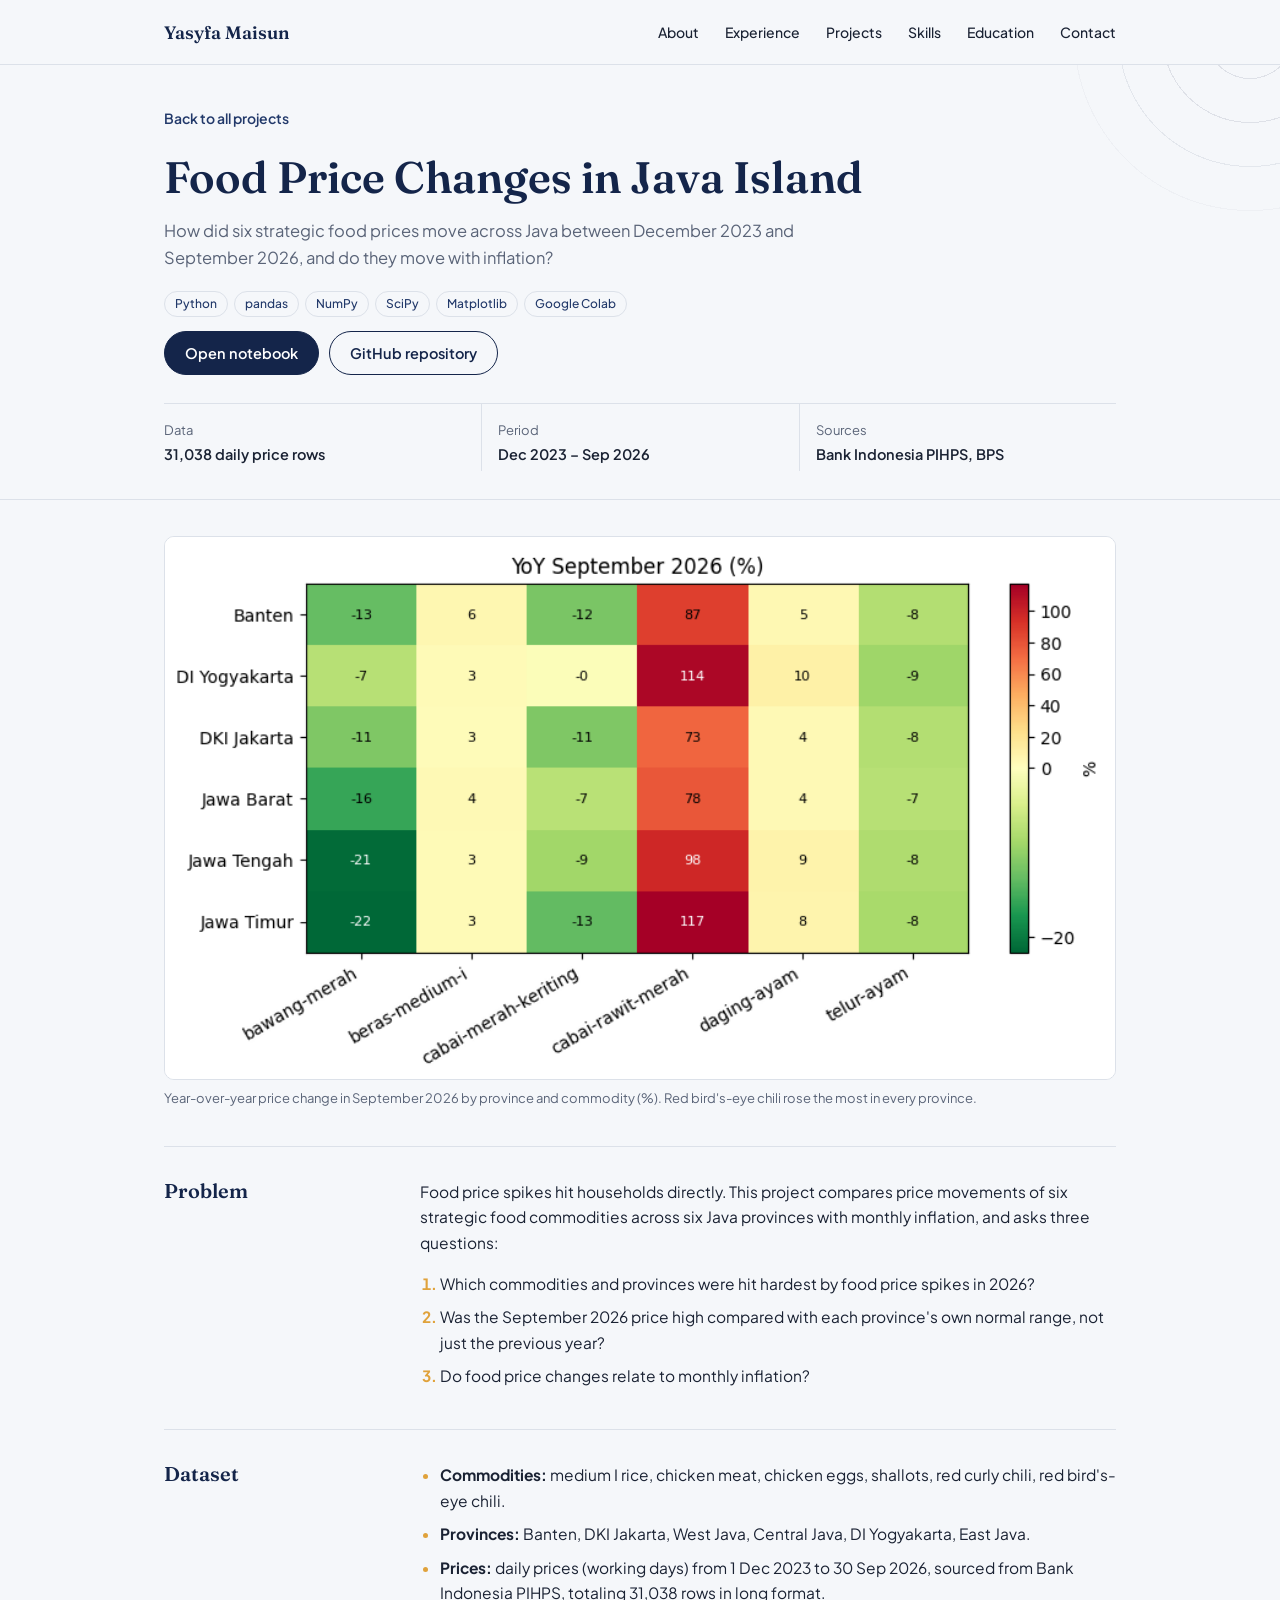
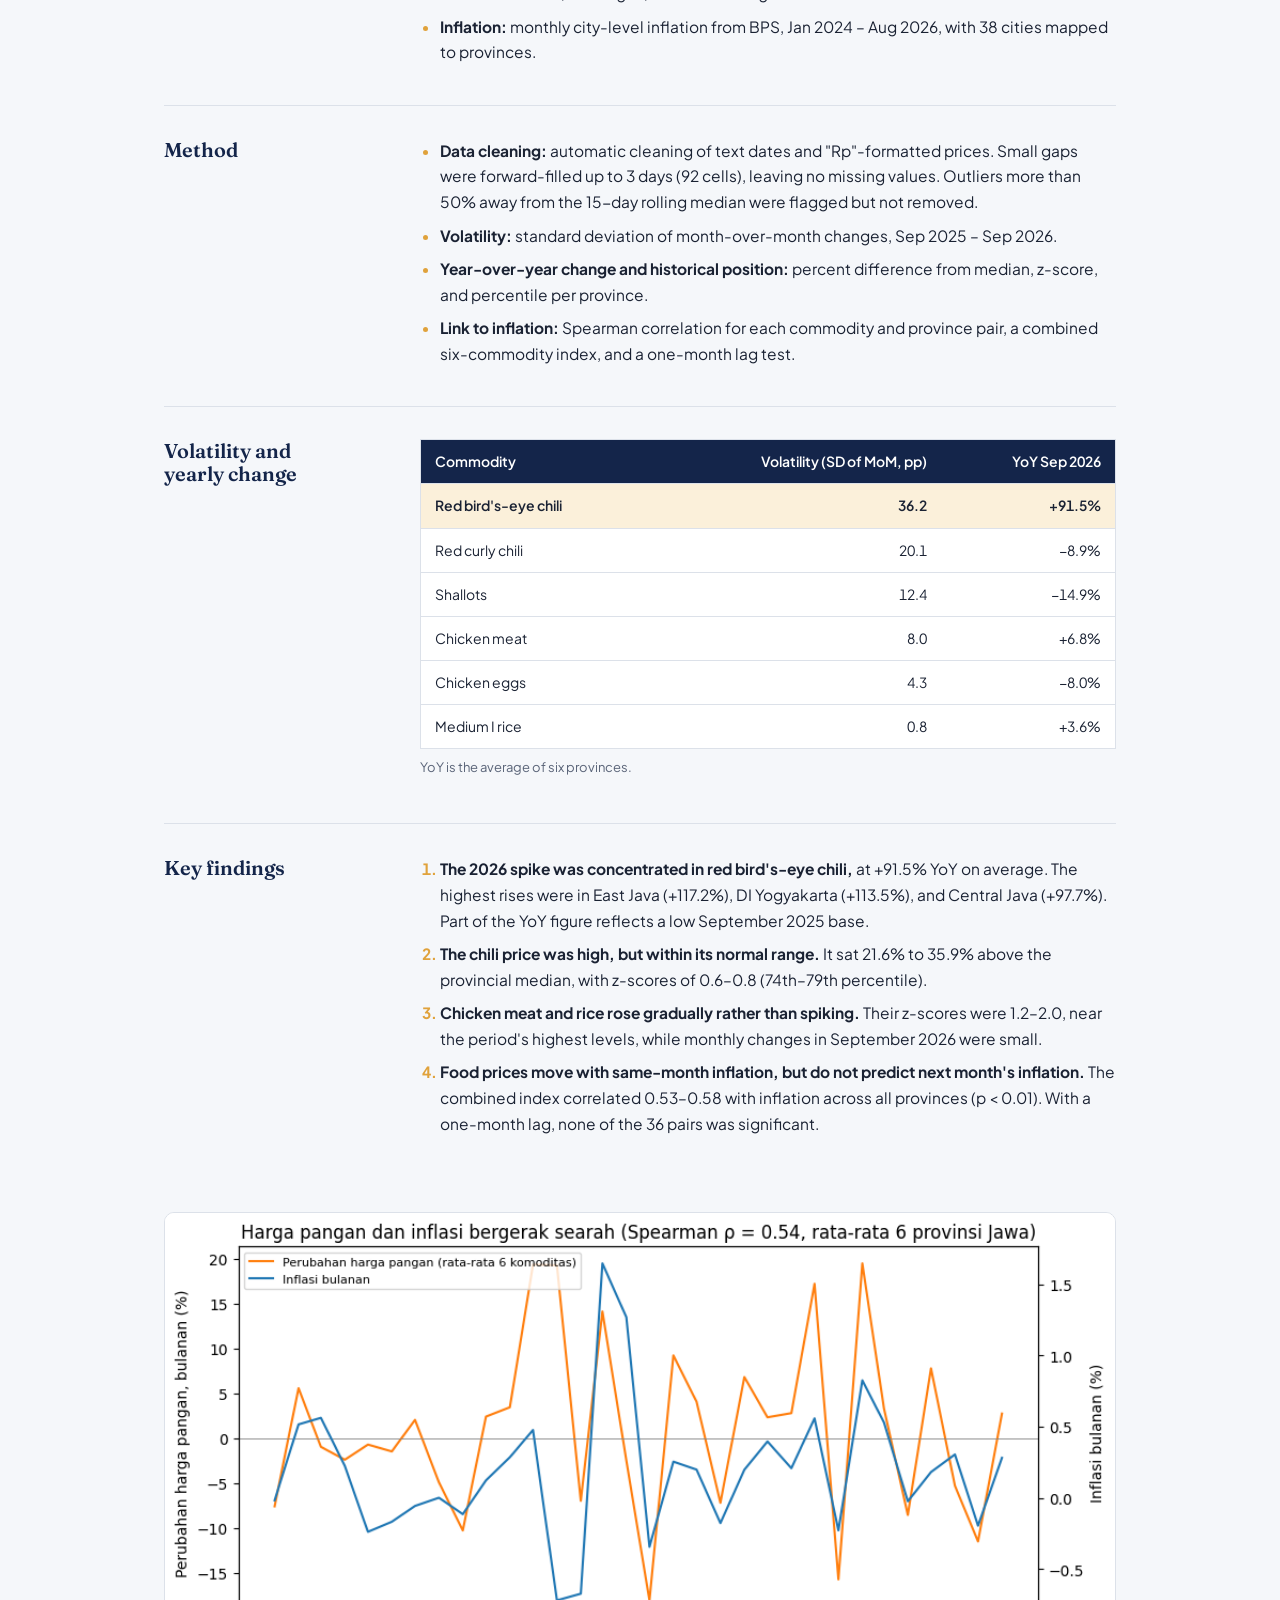
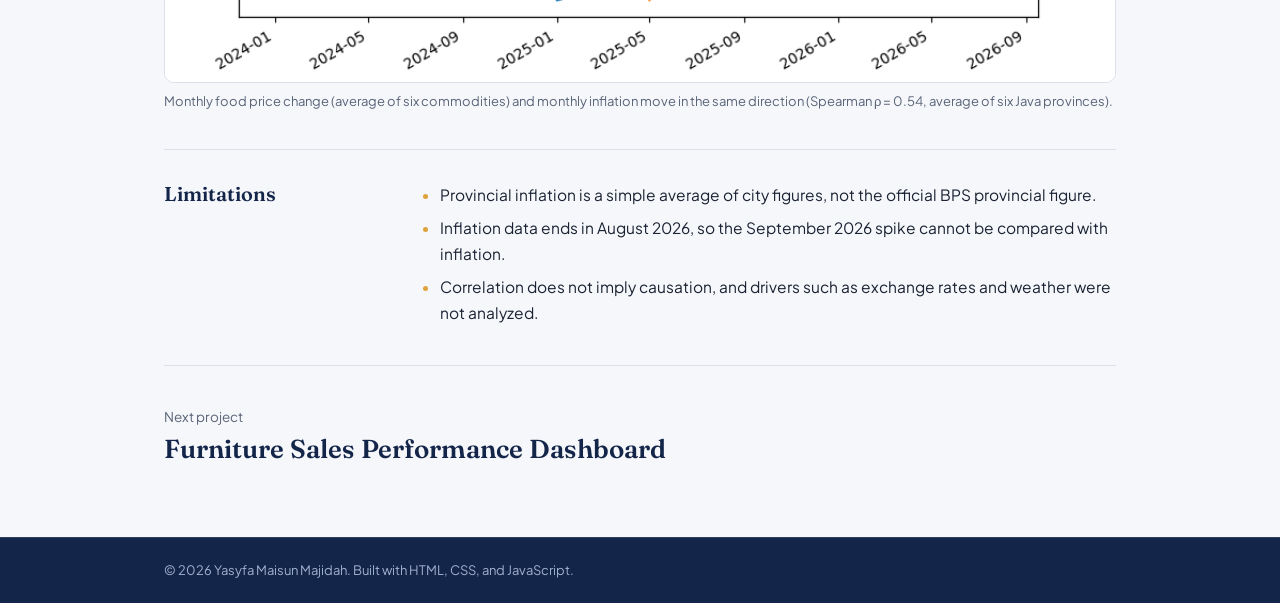
<file: projects/harga-pangan.html>
<!DOCTYPE html>
<html lang="en">
<head>
  <!-- Halaman detail proyek. File ini ada di folder projects/,
       jadi alamat file lain diawali "../" (artinya: naik satu folder).
       Contoh: ../style.css = file style.css di folder utama. -->
  <meta charset="UTF-8">
  <meta name="viewport" content="width=device-width, initial-scale=1.0">
  <title>Food Price Changes in Java Island | Yasyfa Maisun Majidah</title>
  <meta name="description" content="Analysis of six food commodity prices across six Java provinces (Dec 2023 – Sep 2026) and their relationship with monthly inflation.">
  <!-- Ikon kecil di tab browser (favicon) dan di layar utama HP (apple-touch-icon) -->
  <link rel="icon" href="../assets/favicon.svg" type="image/svg+xml">
  <link rel="icon" href="../assets/favicon-32.png" sizes="32x32" type="image/png">
  <link rel="apple-touch-icon" href="../assets/apple-touch-icon.png">

  <!-- Kartu pratinjau saat link dibagikan di LinkedIn / WhatsApp (Open Graph).
       Alamat gambar & halaman harus lengkap (diawali https://) agar bisa dibaca aplikasi lain. -->
  <meta property="og:type" content="website">
  <meta property="og:title" content="Food Price Changes in Java Island | Yasyfa Maisun Majidah">
  <meta property="og:description" content="Statistical analysis of six food commodity prices across six Java provinces and their link with monthly inflation.">
  <meta property="og:url" content="https://yasyfa-maisun.github.io/projects/harga-pangan.html">
  <meta property="og:image" content="https://yasyfa-maisun.github.io/assets/photo.jpg">
  <meta property="og:image:alt" content="Portrait of Yasyfa Maisun Majidah">
  <meta name="twitter:card" content="summary">

  <link rel="preconnect" href="https://fonts.googleapis.com">
  <link rel="preconnect" href="https://fonts.gstatic.com" crossorigin>
  <link href="https://fonts.googleapis.com/css2?family=Fraunces:opsz,wght@9..144,500;9..144,600&family=Plus+Jakarta+Sans:wght@400;500;600;700&display=swap" rel="stylesheet">
  <link rel="stylesheet" href="../style.css">
</head>
<body>

  <header class="nav">
    <div class="wrap">
      <a class="brand" href="../index.html">Yasyfa Maisun</a>
      <button class="nav-toggle" aria-label="Open menu" aria-expanded="false" aria-controls="menu">
        <span></span><span></span><span></span>
      </button>
      <ul class="nav-links" id="menu">
        <li><a href="../index.html#about">About</a></li>
        <li><a href="../index.html#experience">Experience</a></li>
        <li><a href="../index.html#projects">Projects</a></li>
        <li><a href="../index.html#skills">Skills</a></li>
        <li><a href="../index.html#education">Education</a></li>
        <li><a href="../index.html#contact">Contact</a></li>
      </ul>
    </div>
  </header>

  <!-- ===== BAGIAN ATAS: link kembali, judul, ringkasan, label tools, tombol, 3 info singkat ===== -->
  <div class="detail-top">
    <span class="deco deco-circles" aria-hidden="true"></span>
    <div class="wrap">
    <section class="detail-hero">
      <a class="back" href="../index.html#projects">Back to all projects</a>
      <h1>Food Price Changes in Java Island</h1>
      <p class="lead">How did six strategic food prices move across Java between December 2023 and September 2026, and do they move with inflation?</p>
      <ul class="tags"><li>Python</li><li>pandas</li><li>NumPy</li><li>SciPy</li><li>Matplotlib</li><li>Google Colab</li></ul>
      <div class="btn-row">
        <a class="btn btn-primary" href="https://colab.research.google.com/drive/19QE4zUCXKTi_YnwAH7DSXmxFO-MZnDaU?usp=sharing" target="_blank" rel="noopener">Open notebook</a>
        <a class="btn btn-ghost" href="https://github.com/yasyfa-maisun/analisis-harga-pangan" target="_blank" rel="noopener">GitHub repository</a>
      </div>
      <dl class="facts">
        <div><dt>Data</dt><dd>31,038 daily price rows</dd></div>
        <div><dt>Period</dt><dd>Dec 2023 – Sep 2026</dd></div>
        <div><dt>Sources</dt><dd>Bank Indonesia PIHPS, BPS</dd></div>
      </dl>
    </section>
    </div>
  </div>

  <!-- ===== ISI CERITA PROYEK =====
       <figure> = screenshot besar.  <section class="body-grid"> = judul kecil di kiri, isi di kanan.
       <iframe> = menampilkan dashboard/video asli di dalam halaman. -->
  <main class="wrap">

    <!-- GRAFIK 1: heatmap perubahan harga tahunan (file: assets/pangan-chart-1.png)
         style="min-height:0; background:#fff" = kotak mengikuti tinggi gambar dan berlatar putih,
         supaya tidak ada sisa warna navy di sekitar grafik -->
    <figure class="figure">
      <div class="shot" style="min-height:0;background:#fff" data-label="Heatmap of year-over-year price change">
        <img src="../assets/pangan-chart-1.png" alt="Heatmap of year-over-year food price change in September 2026 by province and commodity">
      </div>
      <figcaption>Year-over-year price change in September 2026 by province and commodity (%). Red bird's-eye chili rose the most in every province.</figcaption>
    </figure>

    <section class="body-grid">
      <h2>Problem</h2>
      <div>
        <p>Food price spikes hit households directly. This project compares price movements of six strategic food commodities across six Java provinces with monthly inflation, and asks three questions:</p>
        <ol>
          <li>Which commodities and provinces were hit hardest by food price spikes in 2026?</li>
          <li>Was the September 2026 price high compared with each province's own normal range, not just the previous year?</li>
          <li>Do food price changes relate to monthly inflation?</li>
        </ol>
      </div>
    </section>

    <section class="body-grid">
      <h2>Dataset</h2>
      <ul>
        <li><strong>Commodities:</strong> medium I rice, chicken meat, chicken eggs, shallots, red curly chili, red bird's-eye chili.</li>
        <li><strong>Provinces:</strong> Banten, DKI Jakarta, West Java, Central Java, DI Yogyakarta, East Java.</li>
        <li><strong>Prices:</strong> daily prices (working days) from 1 Dec 2023 to 30 Sep 2026, sourced from Bank Indonesia PIHPS, totaling 31,038 rows in long format.</li>
        <li><strong>Inflation:</strong> monthly city-level inflation from BPS, Jan 2024 – Aug 2026, with 38 cities mapped to provinces.</li>
      </ul>
    </section>

    <section class="body-grid">
      <h2>Method</h2>
      <ul>
        <li><strong>Data cleaning:</strong> automatic cleaning of text dates and "Rp"-formatted prices. Small gaps were forward-filled up to 3 days (92 cells), leaving no missing values. Outliers more than 50% away from the 15-day rolling median were flagged but not removed.</li>
        <li><strong>Volatility:</strong> standard deviation of month-over-month changes, Sep 2025 – Sep 2026.</li>
        <li><strong>Year-over-year change and historical position:</strong> percent difference from median, z-score, and percentile per province.</li>
        <li><strong>Link to inflation:</strong> Spearman correlation for each commodity and province pair, a combined six-commodity index, and a one-month lag test.</li>
      </ul>
    </section>

    <section class="body-grid">
      <h2>Volatility and yearly change</h2>
      <div class="table-wrap">
        <table>
          <thead>
            <tr><th>Commodity</th><th class="num">Volatility (SD of MoM, pp)</th><th class="num">YoY Sep 2026</th></tr>
          </thead>
          <tbody>
            <tr class="hl"><td>Red bird's-eye chili</td><td class="num">36.2</td><td class="num">+91.5%</td></tr>
            <tr><td>Red curly chili</td><td class="num">20.1</td><td class="num">−8.9%</td></tr>
            <tr><td>Shallots</td><td class="num">12.4</td><td class="num">−14.9%</td></tr>
            <tr><td>Chicken meat</td><td class="num">8.0</td><td class="num">+6.8%</td></tr>
            <tr><td>Chicken eggs</td><td class="num">4.3</td><td class="num">−8.0%</td></tr>
            <tr><td>Medium I rice</td><td class="num">0.8</td><td class="num">+3.6%</td></tr>
          </tbody>
        </table>
        <p class="small-note">YoY is the average of six provinces.</p>
      </div>
    </section>

    <section class="body-grid">
      <h2>Key findings</h2>
      <ol>
        <li><strong>The 2026 spike was concentrated in red bird's-eye chili,</strong> at +91.5% YoY on average. The highest rises were in East Java (+117.2%), DI Yogyakarta (+113.5%), and Central Java (+97.7%). Part of the YoY figure reflects a low September 2025 base.</li>
        <li><strong>The chili price was high, but within its normal range.</strong> It sat 21.6% to 35.9% above the provincial median, with z-scores of 0.6–0.8 (74th–79th percentile).</li>
        <li><strong>Chicken meat and rice rose gradually rather than spiking.</strong> Their z-scores were 1.2–2.0, near the period's highest levels, while monthly changes in September 2026 were small.</li>
        <li><strong>Food prices move with same-month inflation, but do not predict next month's inflation.</strong> The combined index correlated 0.53–0.58 with inflation across all provinces (p &lt; 0.01). With a one-month lag, none of the 36 pairs was significant.</li>
      </ol>
    </section>

    <!-- GRAFIK 2: hubungan harga pangan dengan inflasi (file: assets/pangan-chart-2.png) -->
    <figure class="figure">
      <div class="shot" style="min-height:0;background:#fff" data-label="Chart of food prices and inflation">
        <img src="../assets/pangan-chart-2.png" alt="Line chart comparing monthly food price change with monthly inflation, 2024 to 2026">
      </div>
      <figcaption>Monthly food price change (average of six commodities) and monthly inflation move in the same direction (Spearman ρ = 0.54, average of six Java provinces).</figcaption>
    </figure>

    <section class="body-grid">
      <h2>Limitations</h2>
      <ul>
        <li>Provincial inflation is a simple average of city figures, not the official BPS provincial figure.</li>
        <li>Inflation data ends in August 2026, so the September 2026 spike cannot be compared with inflation.</li>
        <li>Correlation does not imply causation, and drivers such as exchange rates and weather were not analyzed.</li>
      </ul>
    </section>

    <section class="next">
      <span>Next project</span>
      <a href="furniture.html">Furniture Sales Performance Dashboard</a>
    </section>
  </main>

  <footer class="footer">
    <div class="wrap">© <span id="year">2026</span> Yasyfa Maisun Majidah. Built with HTML, CSS, and JavaScript.</div>
  </footer>
  <script src="../script.js"></script>
</body>
</html>
</file>
<file: style.css>
/* =========================================================
   style.css — Tampilan seluruh website (dipakai semua halaman)
   VOICE   : tenang, rapi, profesional
   IDEA    : buku catatan analis — lingkaran & garis grafik tipis sebagai motif
   COLOUR  : navy (utama), putih kebiruan (latar), amber (aksen tunggal)
   TYPE    : Fraunces (judul) + Plus Jakarta Sans (isi)
   LAYOUT  : rata kiri, lebar maksimal 1080px, satu kolom di HP
   ========================================================= */

/* ---------- 1. Variabel warna & ukuran (ubah di sini untuk ganti tema) ---------- */
:root {
  --paper: #F5F7FA;      /* latar utama */
  --white: #FFFFFF;
  --navy: #14254A;       /* warna utama */
  --navy-2: #22396A;
  --ink: #1A2233;        /* teks utama */
  --muted: #5A6478;      /* teks sekunder */
  --line: #DCE1E9;       /* garis tipis */
  --amber: #E0A23B;      /* aksen */
  --amber-soft: #FBF0DA;
  --radius: 12px;
  --max: 1080px;
  --serif: "Fraunces", Georgia, serif;
  --sans: "Plus Jakarta Sans", "Segoe UI", Arial, sans-serif;
}

/* ---------- 2. Dasar ---------- */
* { box-sizing: border-box; min-width: 0; }
html { scroll-behavior: smooth; scroll-padding-top: 76px; }
body {
  margin: 0;
  background: var(--paper);
  color: var(--ink);
  font: 15.5px/1.65 var(--sans);
  overflow-x: clip;
}
img { max-width: 100%; display: block; }
a { color: var(--navy-2); }
a:focus-visible, button:focus-visible { outline: 3px solid var(--amber); outline-offset: 3px; border-radius: 6px; }
h1, h2, h3 { font-family: var(--serif); color: var(--navy); line-height: 1.15; font-weight: 600; margin: 0; text-wrap: balance; }
h2 { font-size: clamp(26px, 3vw, 34px); }
h3 { font-size: 19px; }
p { margin: 0 0 1em; }
.wrap { position: relative; max-width: var(--max); margin: 0 auto; padding: 0 max(5vw, 20px); }
.section { position: relative; padding: clamp(56px, 8vw, 96px) 0; }
.section-head { margin-bottom: 32px; max-width: 600px; }
.section-head p { color: var(--muted); margin-top: 10px; }

/* ---------- 3. Motif latar abstrak (lingkaran & garis) ---------- */
.deco { position: absolute; pointer-events: none; z-index: 0; }
.deco-circles {
  width: 560px; height: 560px; border-radius: 50%;
  /* lingkaran-lingkaran tipis yang memudar ke luar */
  background: repeating-radial-gradient(circle, transparent 0 43px, rgba(20, 37, 74, .10) 43px 44px);
  -webkit-mask-image: radial-gradient(circle, #000 35%, transparent 70%);
          mask-image: radial-gradient(circle, #000 35%, transparent 70%);
}
.deco-lines {
  width: 320px; height: 220px;
  background: repeating-linear-gradient(135deg, rgba(20, 37, 74, .09) 0 1px, transparent 1px 14px);
  -webkit-mask-image: radial-gradient(closest-side, #000, transparent);
          mask-image: radial-gradient(closest-side, #000, transparent);
}
.deco-dot { width: 14px; height: 14px; border-radius: 50%; background: var(--amber); }
.hero > .wrap, .section > .wrap { z-index: 1; }

/* ---------- 4. Tombol & link ---------- */
.btn {
  display: inline-flex; align-items: center; gap: 8px;
  min-height: 44px; padding: 0 20px;
  border-radius: 999px; border: 1.5px solid var(--navy);
  font: 600 14.5px var(--sans); text-decoration: none;
  transition: background .2s, color .2s;
}
.btn-primary { background: var(--navy); color: var(--white); }
.btn-primary:hover { background: var(--navy-2); }
.btn-ghost { background: transparent; color: var(--navy); }
.btn-ghost:hover { background: var(--navy); color: var(--white); }
.btn-row { display: flex; flex-wrap: wrap; gap: 10px; }
.text-link { font-weight: 600; font-size: 14.5px; text-decoration: underline; text-decoration-color: var(--amber); text-decoration-thickness: 2px; text-underline-offset: 5px; }
.text-link:hover { color: var(--navy); }

/* ---------- 5. Navigasi atas ---------- */
.nav {
  position: sticky; top: 0; z-index: 50;
  background: rgba(245, 247, 250, .92);
  backdrop-filter: blur(8px);
  border-bottom: 1px solid var(--line);
}
.nav .wrap { display: flex; align-items: center; justify-content: space-between; height: 64px; }
.brand { font: 600 18px var(--serif); color: var(--navy); text-decoration: none; }
.nav-links { display: flex; gap: 26px; list-style: none; margin: 0; padding: 0; }
.nav-links a { color: var(--ink); text-decoration: none; font-weight: 500; font-size: 14px; }
.nav-links a:hover { color: var(--navy-2); text-decoration: underline; text-decoration-color: var(--amber); text-underline-offset: 6px; }
.nav-toggle { display: none; background: none; border: 0; width: 44px; height: 44px; cursor: pointer; }
.nav-toggle span { display: block; width: 22px; height: 2px; background: var(--navy); margin: 5px auto; transition: transform .2s, opacity .2s; }

/* ---------- 6. Hero ---------- */
.hero { position: relative; overflow: hidden; padding: clamp(48px, 7vw, 88px) 0 0; }
.hero .deco-circles { top: -260px; right: -200px; }
.hero .deco-lines { bottom: 40px; left: -60px; }
.hero-grid { display: grid; grid-template-columns: minmax(0, 1.5fr) minmax(0, 1fr); gap: clamp(32px, 6vw, 72px); align-items: center; }
.hero h1 { font-size: clamp(36px, 4.8vw, 54px); line-height: 1.05; letter-spacing: -0.01em; }
.hero .role { font: 600 16px var(--sans); color: var(--navy-2); margin: 16px 0 16px; display: flex; align-items: center; gap: 12px; }
.hero .role::before { content: ""; width: 32px; height: 2px; background: var(--amber); border-radius: 2px; }
.hero .intro { font-size: 16.5px; color: var(--muted); max-width: 33em; margin-bottom: 28px; }

/* Panel foto dengan grafik garis */
.portrait {
  position: relative; aspect-ratio: 4 / 5; max-width: 340px; margin-left: auto; width: 100%;
  background: var(--navy); border-radius: 20px; overflow: hidden;
  box-shadow: 0 24px 48px -24px rgba(20, 37, 74, .45);
}
.portrait .grid-bg { position: absolute; inset: 0; width: 100%; height: 100%; }
.portrait img {
  position: absolute; inset: 8% 10% 0; width: 80%; height: 92%;
  object-fit: cover; object-position: top; border-radius: 14px 14px 0 0;
}
.portrait .monogram {
  position: absolute; inset: 0; display: grid; place-items: center;
  font: 600 80px var(--serif); color: rgba(255,255,255,.9);
}
.portrait.has-photo .monogram { display: none; }
.portrait .chart-line { position: absolute; inset: 0; width: 100%; height: 100%; pointer-events: none; }

/* Baris angka */
.stats {
  position: relative; display: grid; grid-template-columns: repeat(3, minmax(0, 1fr));
  margin-top: clamp(40px, 6vw, 64px);
  border-top: 1px solid var(--line); border-bottom: 1px solid var(--line);
}
.stat { padding: 22px 20px 22px 0; }
.stat + .stat { padding-left: 20px; border-left: 1px solid var(--line); }
.stat strong { display: block; font: 600 clamp(26px, 3.2vw, 34px)/1 var(--serif); color: var(--navy); }
.stat span { display: block; color: var(--muted); font-size: 13.5px; margin-top: 8px; }

/* Animasi masuk hero (satu kali saja) */
@media (prefers-reduced-motion: no-preference) {
  .hero-text > * { animation: rise .7s ease both; }
  .hero-text > *:nth-child(2) { animation-delay: .08s; }
  .hero-text > *:nth-child(3) { animation-delay: .16s; }
  .hero-text > *:nth-child(4) { animation-delay: .24s; }
  .chart-line path { stroke-dasharray: 900; stroke-dashoffset: 900; animation: draw 1.8s .3s ease forwards; }
}
@keyframes rise { from { opacity: 0; transform: translateY(12px); } to { opacity: 1; transform: none; } }
@keyframes draw { to { stroke-dashoffset: 0; } }

/* ---------- 7. About ---------- */
.split { display: grid; grid-template-columns: minmax(0, 1fr) minmax(0, 2fr); gap: clamp(24px, 6vw, 72px); }
.about-text p { font-size: 16px; }

/* ---------- 8. Experience (timeline) ---------- */
.timeline { list-style: none; margin: 0; padding: 0; }
.job { display: grid; grid-template-columns: 180px minmax(0, 1fr); gap: 28px; padding: 26px 0; border-top: 1px solid var(--line); }
.job:last-child { border-bottom: 1px solid var(--line); }
.job .when { color: var(--muted); font-size: 14px; font-weight: 500; }
.now { display: inline-block; margin-top: 8px; background: var(--amber-soft); color: #8A5A0B; font-size: 12px; font-weight: 600; padding: 2px 10px; border-radius: 999px; }
.job h3 { margin-bottom: 2px; }
.job .org { color: var(--navy-2); font-weight: 600; font-size: 14.5px; margin-bottom: 10px; }
.job ul { margin: 0; padding-left: 18px; }
.job li { margin-bottom: 5px; }
.job li::marker { color: var(--amber); }

/* ---------- 9. Projects (daftar ringkas: gambar kiri, teks kanan) ---------- */
.projects-band { background: var(--white); border-top: 1px solid var(--line); border-bottom: 1px solid var(--line); overflow: hidden; }
.projects-band .deco-circles { width: 420px; height: 420px; bottom: -260px; left: -220px; }
.project-list { list-style: none; margin: 0; padding: 0; }
.project { display: grid; grid-template-columns: 240px minmax(0, 1fr); gap: 28px; align-items: start; padding: 26px 0; border-top: 1px solid var(--line); }
.project:last-child { border-bottom: 1px solid var(--line); }
.shot {
  position: relative; display: block; aspect-ratio: 16 / 10;
  border-radius: 10px; overflow: hidden;
  background: var(--navy); border: 1px solid var(--line);
}
.shot img { width: 100%; height: 100%; object-fit: cover; object-position: top left; transition: transform .4s ease; }
a.shot:hover img { transform: scale(1.04); }
.shot.missing img { display: none; }
.shot.missing::after {
  content: attr(data-label); position: absolute; inset: 0; display: grid; place-items: center;
  padding: 16px; text-align: center; color: rgba(255,255,255,.72); font-size: 13px;
}
.project-title { display: flex; flex-wrap: wrap; align-items: center; gap: 8px 12px; margin-bottom: 6px; }
.project h3 { font-size: 19px; }
.project p { color: var(--muted); font-size: 14.5px; margin-bottom: 12px; max-width: 62ch; }
.badge { display: inline-block; background: var(--amber-soft); color: #8A5A0B; font-size: 12px; font-weight: 600; padding: 2px 10px; border-radius: 999px; }
.tags { display: flex; flex-wrap: wrap; gap: 6px; list-style: none; padding: 0; margin: 0 0 14px; }
.tags li { font-size: 12px; font-weight: 500; color: var(--navy-2); background: var(--paper); border: 1px solid var(--line); padding: 2px 10px; border-radius: 999px; }
.project-links { display: flex; flex-wrap: wrap; gap: 20px; }

/* ---------- 10. Skills ---------- */
.skills-grid { display: grid; grid-template-columns: repeat(2, minmax(0, 1fr)); gap: 20px; }
.skill-group { background: var(--white); border: 1px solid var(--line); border-radius: var(--radius); padding: 24px; }
.skill-group h3 { font-size: 18px; margin-bottom: 2px; }
.skill-group .hint { color: var(--muted); font-size: 13.5px; margin-bottom: 12px; }
.skill-list { list-style: none; padding: 0; margin: 0; }
.skill-list li { padding: 9px 0; border-top: 1px solid var(--line); font-weight: 500; }
.skill-list li span { display: block; color: var(--muted); font-size: 13px; font-weight: 400; }
.core { margin-top: 20px; color: var(--muted); font-size: 14.5px; }
.core strong { color: var(--ink); }

/* ---------- 11. Education ---------- */
.edu { display: grid; grid-template-columns: minmax(0, 1fr) minmax(0, 1fr); gap: 20px; }
.edu-card { background: var(--white); border: 1px solid var(--line); border-radius: var(--radius); padding: 24px; }
.edu-card h3 { font-size: 18px; }
.edu-card .meta { color: var(--muted); font-size: 14px; margin: 4px 0 12px; }
.edu-card .thesis { font-style: italic; font-size: 14.5px; }
.cert { padding: 12px 0; border-top: 1px solid var(--line); }
.cert:first-of-type { border-top: 0; padding-top: 4px; }
.cert strong { display: block; font-size: 14.5px; }
.cert span { color: var(--muted); font-size: 13.5px; }

/* ---------- 12. Contact ---------- */
.contact { background: var(--navy); color: #D9E0EE; overflow: hidden; }
.contact .deco-circles { top: -220px; right: -180px; background: repeating-radial-gradient(circle, transparent 0 43px, rgba(255, 255, 255, .10) 43px 44px); }
.contact .deco-dot { top: 120px; right: 22%; }
.contact h2 { color: var(--white); font-size: clamp(30px, 4vw, 42px); }
.contact .lead { font-size: 16px; max-width: 32em; margin: 12px 0 32px; }
.contact-list { list-style: none; padding: 0; margin: 0 0 32px; display: grid; grid-template-columns: repeat(3, minmax(0, 1fr)); border-top: 1px solid rgba(255,255,255,.18); }
.contact-list li { padding: 18px 18px 18px 0; }
.contact-list li + li { padding-left: 18px; border-left: 1px solid rgba(255,255,255,.18); }
.contact-list span { display: block; font-size: 13px; color: #9FB0CF; }
.contact-list a { color: var(--white); font-weight: 600; font-size: 14.5px; text-decoration: none; overflow-wrap: anywhere; }
.contact-list a:hover { color: var(--amber); }
.contact .btn-primary { background: var(--amber); border-color: var(--amber); color: var(--navy); }
.contact .btn-primary:hover { background: #CF9029; border-color: #CF9029; }
.contact .btn-ghost { color: var(--white); border-color: rgba(255,255,255,.5); }
.contact .btn-ghost:hover { background: var(--white); color: var(--navy); }
.footer { background: var(--navy); color: #9FB0CF; font-size: 13px; border-top: 1px solid rgba(255,255,255,.12); padding: 22px 0; }

/* ---------- 13. Halaman detail proyek ---------- */
.detail-top { position: relative; overflow: hidden; border-bottom: 1px solid var(--line); }
.detail-top .deco-circles { width: 420px; height: 420px; top: -240px; right: -180px; }
.detail-hero { padding: 40px 0 28px; }
.back { display: inline-block; margin-bottom: 22px; font-weight: 600; font-size: 14px; text-decoration: none; }
.back:hover { text-decoration: underline; }
.detail-hero .badge { margin-bottom: 10px; }
.detail-hero h1 { font-size: clamp(30px, 3.8vw, 44px); max-width: 18em; }
.detail-hero .lead { font-size: 16.5px; color: var(--muted); max-width: 42em; margin: 14px 0 20px; }
.facts { display: grid; grid-template-columns: repeat(3, minmax(0, 1fr)); margin: 28px 0 0; border-top: 1px solid var(--line); }
.facts div { padding: 16px 16px 4px 0; }
.facts div + div { padding-left: 16px; border-left: 1px solid var(--line); }
.facts dt { font-size: 13px; color: var(--muted); }
.facts dd { margin: 2px 0 0; font-weight: 600; font-size: 14.5px; }
.figure { margin: 36px 0; }
.figure .shot { aspect-ratio: auto; min-height: 240px; }
.figure .shot img { height: auto; object-fit: contain; }
.figure figcaption { color: var(--muted); font-size: 13px; margin-top: 8px; }
.embed { position: relative; aspect-ratio: 16 / 10; border-radius: var(--radius); overflow: hidden; border: 1px solid var(--line); background: var(--white); }
.embed iframe { position: absolute; inset: 0; width: 100%; height: 100%; border: 0; }
.small-note { color: var(--muted); font-size: 13px; margin-top: 8px; }
.body-grid { display: grid; grid-template-columns: 200px minmax(0, 1fr); gap: clamp(20px, 5vw, 56px); padding: 32px 0; border-top: 1px solid var(--line); }
.body-grid h2 { font-size: 20px; }
.body-grid ul, .body-grid ol { margin: 0; padding-left: 20px; }
.body-grid li { margin-bottom: 8px; }
.body-grid li::marker { color: var(--amber); font-weight: 700; }
.metrics { display: grid; grid-template-columns: repeat(4, minmax(0, 1fr)); gap: 12px; }
.metric { background: var(--white); border: 1px solid var(--line); border-radius: var(--radius); padding: 16px; }
.metric strong { display: block; font: 600 22px/1.1 var(--serif); color: var(--navy); }
.metric span { color: var(--muted); font-size: 13px; }
.table-wrap { overflow-x: auto; }
table { width: 100%; border-collapse: collapse; background: var(--white); border: 1px solid var(--line); font-size: 14px; }
th, td { padding: 10px 14px; border-bottom: 1px solid var(--line); text-align: left; }
th { background: var(--navy); color: var(--white); font-weight: 600; }
td.num, th.num { text-align: right; white-space: nowrap; font-variant-numeric: tabular-nums; }
tr.hl td { background: var(--amber-soft); font-weight: 600; }
.note { background: var(--amber-soft); border-radius: var(--radius); padding: 16px 20px; color: #5C4310; font-size: 14.5px; margin: 0; }
.next { padding: 40px 0 72px; border-top: 1px solid var(--line); }
.next span { color: var(--muted); font-size: 13.5px; display: block; margin-bottom: 4px; }
.next a { font: 600 clamp(20px, 2.4vw, 26px) var(--serif); color: var(--navy); text-decoration: none; }
.next a:hover { text-decoration: underline; text-decoration-color: var(--amber); }

/* ---------- 14. Tampilan tablet & HP ---------- */
@media (max-width: 900px) {
  .nav-toggle { display: block; }
  .nav-links {
    position: absolute; top: 64px; left: 0; right: 0;
    flex-direction: column; gap: 0; background: var(--paper);
    border-bottom: 1px solid var(--line); padding: 8px max(5vw, 20px) 16px;
    display: none;
  }
  .nav-links.open { display: flex; }
  .nav-links a { display: block; padding: 12px 0; font-size: 16px; }
  .nav-toggle[aria-expanded="true"] span:nth-child(1) { transform: translateY(7px) rotate(45deg); }
  .nav-toggle[aria-expanded="true"] span:nth-child(2) { opacity: 0; }
  .nav-toggle[aria-expanded="true"] span:nth-child(3) { transform: translateY(-7px) rotate(-45deg); }
  .hero-grid, .split, .edu, .skills-grid, .body-grid { grid-template-columns: minmax(0, 1fr); }
  .portrait { margin-left: 0; max-width: 300px; }
  .job { grid-template-columns: minmax(0, 1fr); gap: 6px; }
  .project { grid-template-columns: 180px minmax(0, 1fr); gap: 20px; }
  .metrics { grid-template-columns: repeat(2, minmax(0, 1fr)); }
}
@media (max-width: 600px) {
  body { font-size: 15px; }
  .project { grid-template-columns: 104px minmax(0, 1fr); gap: 14px; padding: 20px 0; }
  .project .shot { aspect-ratio: 1 / 1; }
  .project h3 { font-size: 17px; }
  .project p { font-size: 14px; }
  .stats, .contact-list, .facts { grid-template-columns: minmax(0, 1fr); }
  .stat, .stat + .stat, .contact-list li, .contact-list li + li, .facts div, .facts div + div { padding: 14px 0; border-left: 0; }
  .stat + .stat, .contact-list li + li, .facts div + div { border-top: 1px solid var(--line); }
  .contact-list li + li { border-top-color: rgba(255,255,255,.18); }
  .hero .btn-row .btn { flex: 1 1 auto; justify-content: center; }
  .deco-circles { transform: scale(.7); }
}
</file>
